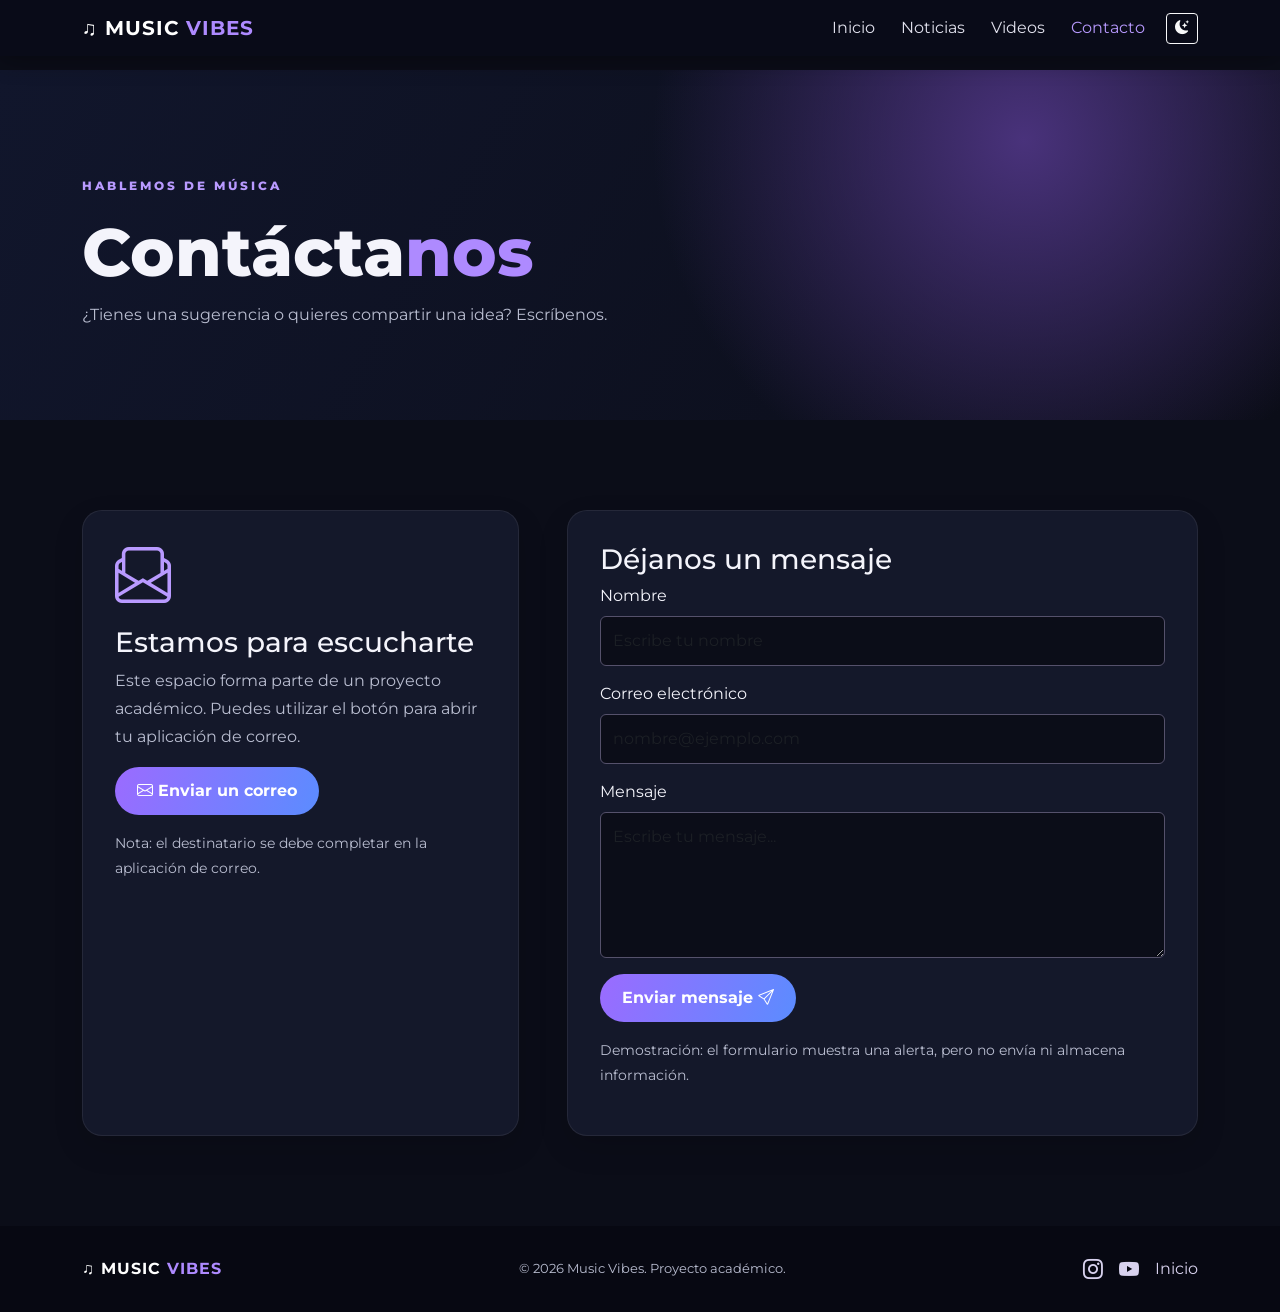
<file: contacto.html>
<!DOCTYPE html>
<html lang="es"><head><meta charset="UTF-8"><meta name="viewport" content="width=device-width, initial-scale=1.0"><meta name="description" content="Contacta con Music Vibes."><meta name="keywords" content="contacto, Music Vibes, música"><meta name="author" content="Music Vibes"><meta name="robots" content="index, follow"><title>Contacto | Music Vibes</title><link rel="icon" href="https://cdn-icons-png.flaticon.com/512/727/727218.png"><link href="https://fonts.googleapis.com/css2?family=Montserrat:wght@400;500;600;700;800&display=swap" rel="stylesheet"><link href="https://cdn.jsdelivr.net/npm/bootstrap@5.3.3/dist/css/bootstrap.min.css" rel="stylesheet"><link href="https://cdn.jsdelivr.net/npm/bootstrap-icons@1.11.3/font/bootstrap-icons.min.css" rel="stylesheet"><link rel="stylesheet" href="css/estilos.css"></head>
<body><nav class="navbar navbar-expand-lg navbar-dark fixed-top nav-glass"><div class="container"><a class="navbar-brand fw-bold" href="index.html">♫ MUSIC <span>VIBES</span></a><button class="navbar-toggler" data-bs-toggle="collapse" data-bs-target="#menu"><span class="navbar-toggler-icon"></span></button><div class="collapse navbar-collapse" id="menu"><ul class="navbar-nav ms-auto align-items-lg-center"><li class="nav-item"><a class="nav-link" href="index.html">Inicio</a></li><li class="nav-item"><a class="nav-link" href="noticias.html">Noticias</a></li><li class="nav-item"><a class="nav-link" href="enlaces.html">Videos</a></li><li class="nav-item"><a class="nav-link active" href="contacto.html">Contacto</a></li><li class="nav-item ms-lg-2"><button id="themeToggle" class="btn btn-outline-light btn-sm"><i class="bi bi-moon-stars-fill"></i></button></li></ul></div></div></nav>
<header class="page-hero"><div class="container"><p class="eyebrow">HABLEMOS DE MÚSICA</p><h1>Contácta<span>nos</span></h1><p>¿Tienes una sugerencia o quieres compartir una idea? Escríbenos.</p></div></header>
<main class="section-space"><div class="container"><div class="row g-5"><div class="col-lg-5"><div class="contact-panel"><i class="bi bi-envelope-paper display-4"></i><h2 class="h3 mt-3">Estamos para escucharte</h2><p>Este espacio forma parte de un proyecto académico. Puedes utilizar el botón para abrir tu aplicación de correo.</p><a class="btn btn-violet" href="mailto:?subject=Mensaje%20desde%20Music%20Vibes&body=Hola%2C%20quiero%20compartir%20lo%20siguiente%3A"><i class="bi bi-envelope"></i> Enviar un correo</a><p class="small muted mt-3">Nota: el destinatario se debe completar en la aplicación de correo.</p></div></div><div class="col-lg-7"><div class="form-panel"><h2 class="h3">Déjanos un mensaje</h2><form id="contactForm"><div class="mb-3"><label for="nombre" class="form-label">Nombre</label><input class="form-control" id="nombre" type="text" placeholder="Escribe tu nombre" required></div><div class="mb-3"><label for="correo" class="form-label">Correo electrónico</label><input class="form-control" id="correo" type="email" placeholder="nombre@ejemplo.com" required></div><div class="mb-3"><label for="mensaje" class="form-label">Mensaje</label><textarea class="form-control" id="mensaje" rows="5" placeholder="Escribe tu mensaje..." required></textarea></div><button class="btn btn-violet" type="submit">Enviar mensaje <i class="bi bi-send"></i></button></form><p class="small muted mt-3">Demostración: el formulario muestra una alerta, pero no envía ni almacena información.</p></div></div></div></div></main>
<footer class="footer"><div class="container d-flex flex-column flex-md-row justify-content-between align-items-center gap-3"><a class="navbar-brand fw-bold" href="index.html">♫ MUSIC <span>VIBES</span></a><p class="mb-0">© 2026 Music Vibes. Proyecto académico.</p><div class="socials"><a href="https://www.instagram.com/" target="_blank" rel="noopener"><i class="bi bi-instagram"></i></a><a href="https://www.youtube.com/" target="_blank" rel="noopener"><i class="bi bi-youtube"></i></a><a href="index.html">Inicio</a></div></div></footer>
<script src="https://cdn.jsdelivr.net/npm/bootstrap@5.3.3/dist/js/bootstrap.bundle.min.js"></script><script src="js/script.js"></script></body></html>
</file>
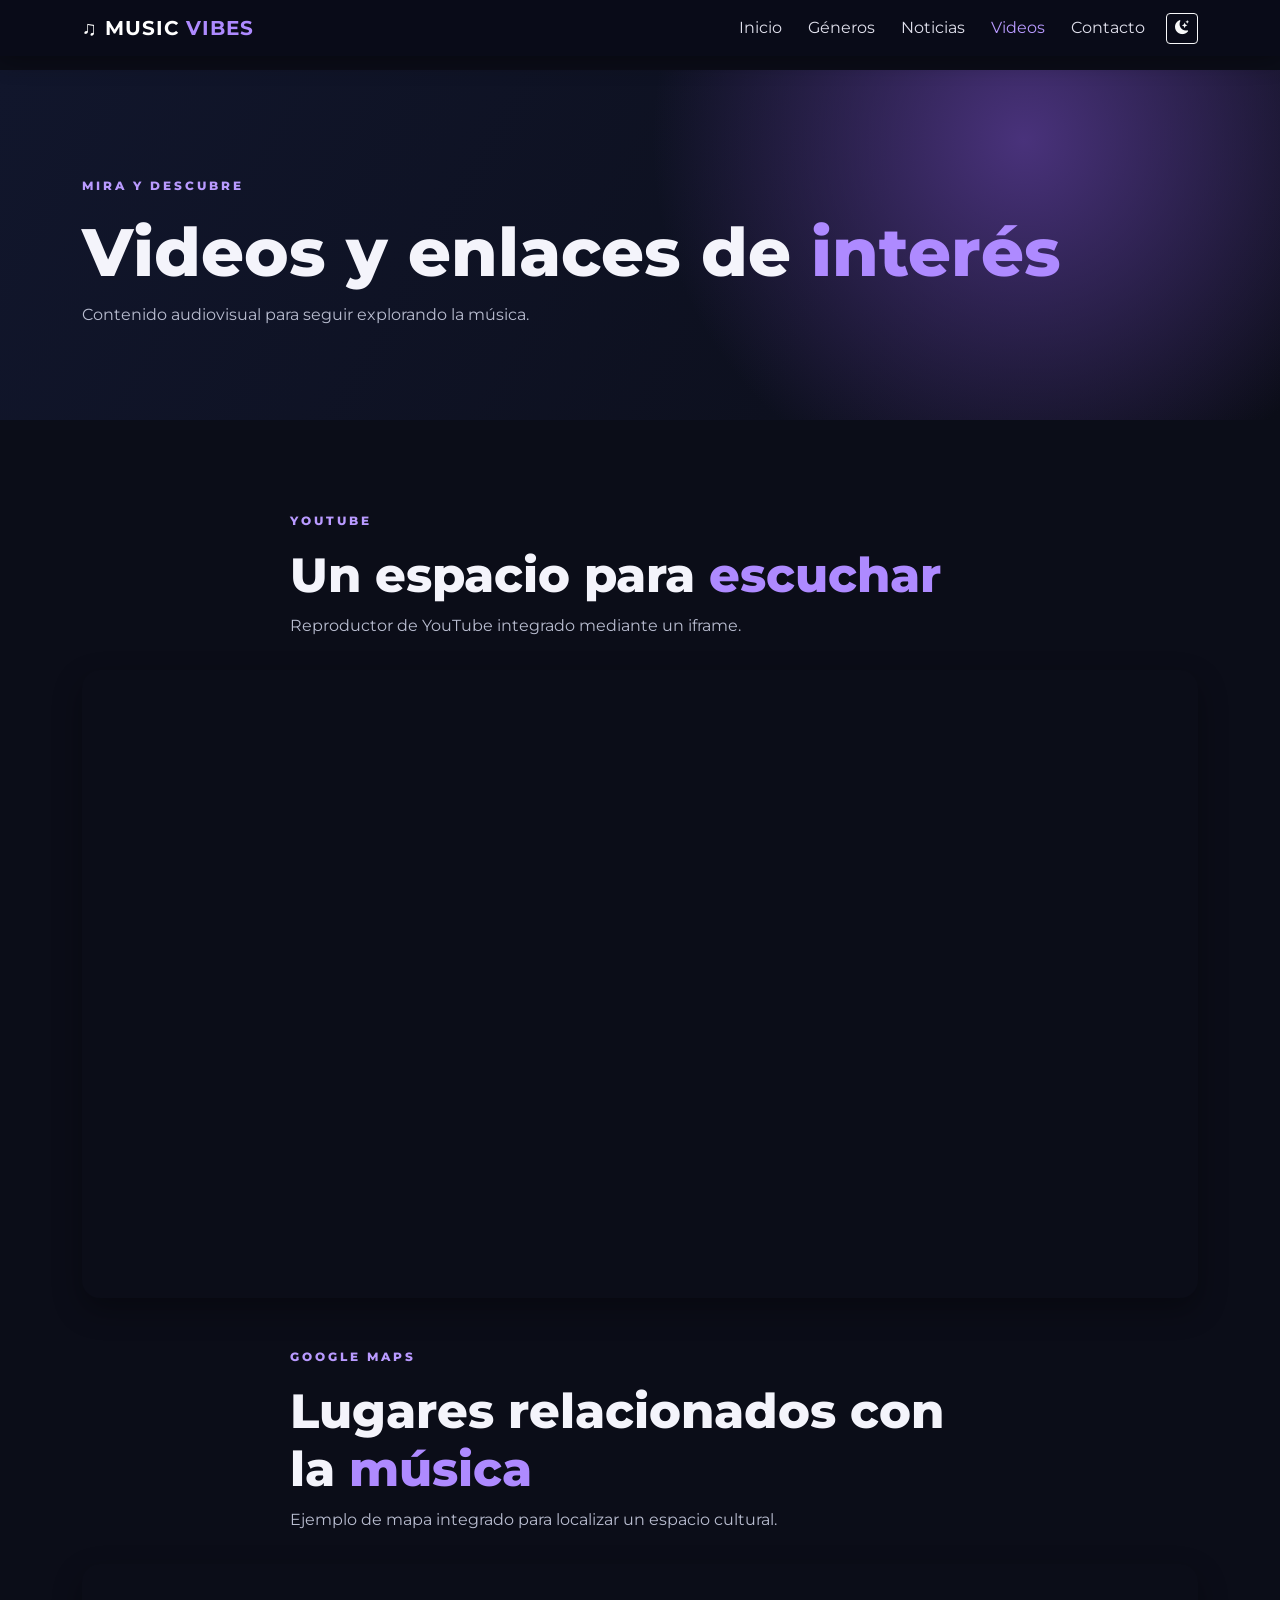
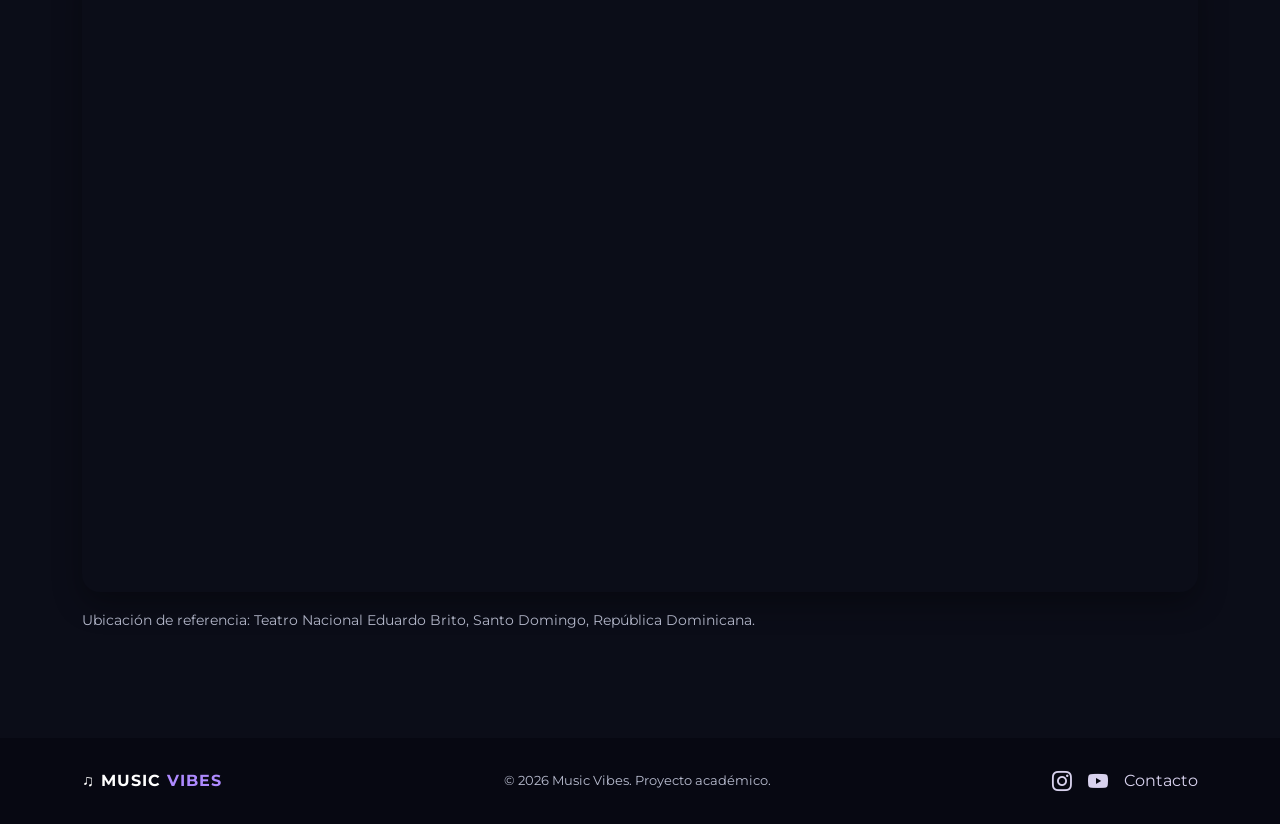
<file: enlaces.html>
<!DOCTYPE html>
<html lang="es"><head><meta charset="UTF-8"><meta name="viewport" content="width=device-width, initial-scale=1.0"><meta name="description" content="Videos y lugares de interés relacionados con la música."><meta name="keywords" content="videos musicales, YouTube, música, lugares"><meta name="author" content="Music Vibes"><meta name="robots" content="index, follow"><title>Videos y enlaces | Music Vibes</title><link rel="icon" href="https://cdn-icons-png.flaticon.com/512/727/727218.png"><link href="https://fonts.googleapis.com/css2?family=Montserrat:wght@400;500;600;700;800&display=swap" rel="stylesheet"><link href="https://cdn.jsdelivr.net/npm/bootstrap@5.3.3/dist/css/bootstrap.min.css" rel="stylesheet"><link href="https://cdn.jsdelivr.net/npm/bootstrap-icons@1.11.3/font/bootstrap-icons.min.css" rel="stylesheet"><link rel="stylesheet" href="css/estilos.css"></head>
<body><nav class="navbar navbar-expand-lg navbar-dark fixed-top nav-glass"><div class="container"><a class="navbar-brand fw-bold" href="index.html">♫ MUSIC <span>VIBES</span></a><button class="navbar-toggler" data-bs-toggle="collapse" data-bs-target="#menu"><span class="navbar-toggler-icon"></span></button><div class="collapse navbar-collapse" id="menu"><ul class="navbar-nav ms-auto align-items-lg-center"><li class="nav-item"><a class="nav-link" href="index.html">Inicio</a></li><li class="nav-item"><a class="nav-link" href="index.html#generos">Géneros</a></li><li class="nav-item"><a class="nav-link" href="noticias.html">Noticias</a></li><li class="nav-item"><a class="nav-link active" href="enlaces.html">Videos</a></li><li class="nav-item"><a class="nav-link" href="contacto.html">Contacto</a></li><li class="nav-item ms-lg-2"><button id="themeToggle" class="btn btn-outline-light btn-sm"><i class="bi bi-moon-stars-fill"></i></button></li></ul></div></div></nav>
<header class="page-hero"><div class="container"><p class="eyebrow">MIRA Y DESCUBRE</p><h1>Videos y enlaces de <span>interés</span></h1><p>Contenido audiovisual para seguir explorando la música.</p></div></header>
<main class="section-space"><div class="container"><div class="section-heading text-start"><p class="eyebrow">YOUTUBE</p><h2>Un espacio para <span>escuchar</span></h2><p>Reproductor de YouTube integrado mediante un iframe.</p></div><div class="ratio ratio-16x9 video-frame mb-5"><iframe src="https://www.youtube.com/embed/5qap5aO4i9A" title="Música para escuchar" allow="accelerometer; autoplay; clipboard-write; encrypted-media; gyroscope; picture-in-picture; web-share" referrerpolicy="strict-origin-when-cross-origin" allowfullscreen></iframe></div>
<div class="section-heading text-start"><p class="eyebrow">GOOGLE MAPS</p><h2>Lugares relacionados con la <span>música</span></h2><p>Ejemplo de mapa integrado para localizar un espacio cultural.</p></div><div class="ratio ratio-16x9 video-frame"><iframe src="https://www.google.com/maps?q=Teatro%20Nacional%20Eduardo%20Brito%2C%20Santo%20Domingo&output=embed" title="Mapa del Teatro Nacional de Santo Domingo" loading="lazy" allowfullscreen referrerpolicy="no-referrer-when-downgrade"></iframe></div><p class="small muted mt-3">Ubicación de referencia: Teatro Nacional Eduardo Brito, Santo Domingo, República Dominicana.</p></div></main>
<footer class="footer"><div class="container d-flex flex-column flex-md-row justify-content-between align-items-center gap-3"><a class="navbar-brand fw-bold" href="index.html">♫ MUSIC <span>VIBES</span></a><p class="mb-0">© 2026 Music Vibes. Proyecto académico.</p><div class="socials"><a href="https://www.instagram.com/" target="_blank" rel="noopener"><i class="bi bi-instagram"></i></a><a href="https://www.youtube.com/" target="_blank" rel="noopener"><i class="bi bi-youtube"></i></a><a href="contacto.html">Contacto</a></div></div></footer>
<script src="https://cdn.jsdelivr.net/npm/bootstrap@5.3.3/dist/js/bootstrap.bundle.min.js"></script><script src="js/script.js"></script></body></html>
</file>
<file: css/estilos.css>
/* Estilos personalizados de Music Vibes */
:root{--bg:#0b0d18;--surface:#14182a;--surface2:#1b2036;--text:#f4f4fb;--muted:#b9bdd0;--accent:#9b6bff;--accent2:#5b8cff}
*{box-sizing:border-box}html{scroll-behavior:smooth}body{font-family:'Montserrat',sans-serif;background:var(--bg);color:var(--text);padding-top:70px;transition:background .3s,color .3s}p{color:var(--muted);line-height:1.75}.nav-glass{background:rgba(10,12,25,.94);backdrop-filter:blur(12px);box-shadow:0 4px 24px #0005}.navbar-brand{letter-spacing:1px;color:#fff!important}.navbar-brand span,.section-heading h2 span,.page-hero h1 span{color:#ae8aff}.nav-link{color:#e1e1ed!important;margin:0 5px}.nav-link:hover,.nav-link.active{color:#b89aff!important}.hero{min-height:620px;background:linear-gradient(90deg,rgba(8,10,24,.95),rgba(8,10,24,.45)),url('https://images.unsplash.com/photo-1501386761578-eac5c94b800a?auto=format&fit=crop&w=1800&q=90') center/cover;position:relative}.hero h1{font-size:clamp(2.8rem,7vw,5.8rem);font-weight:800;line-height:1.08;letter-spacing:-2px}.hero h1 span{color:#b18cff}.hero-copy{font-size:1.1rem;max-width:600px}.eyebrow{color:#b99aff;font-size:.75rem;font-weight:800;letter-spacing:3px}.btn-violet{background:linear-gradient(110deg,var(--accent),var(--accent2));border:0;color:#fff;font-weight:700;padding:12px 22px;border-radius:30px;transition:.25s}.btn-violet:hover{color:#fff;transform:translateY(-3px);box-shadow:0 8px 25px #8054db66}.section-space{padding:90px 0}.alt-section{background:var(--surface)}.section-heading{text-align:center;max-width:700px;margin:0 auto 30px}.section-heading h2,.newsletter h2{font-weight:800;font-size:clamp(2rem,4vw,3rem)}.genre-card{height:100%;position:relative;overflow:hidden;border-radius:18px;background:var(--surface2);min-height:245px;box-shadow:0 10px 25px #0003;transition:transform .3s}.genre-card img{width:100%;height:245px;object-fit:cover;opacity:.72;transition:.4s}.genre-card div{position:absolute;inset:auto 0 0;padding:22px;background:linear-gradient(transparent,#080a18eF)}.genre-card h3{font-weight:800;margin:0}.genre-card p{font-size:.85rem;margin:5px 0 0;color:#e0deec}.genre-card:hover{transform:translateY(-8px)}.genre-card:hover img{transform:scale(1.08);opacity:1}.carousel-img{height:440px;object-fit:cover;filter:brightness(.68)}.carousel-caption{bottom:15%;text-shadow:0 2px 8px #000}.carousel-caption h3{font-size:2rem;font-weight:800}.number-list li{padding:5px 0;color:var(--muted)}.check-list{list-style:none;padding:0}.check-list li{padding:6px 0;color:var(--muted)}.check-list i{color:#a98aff;margin-right:8px}.newsletter{background:linear-gradient(120deg,#52329b,#263c86);color:#fff}.newsletter p{color:#eee}.footer{background:#070812;padding:28px 0;color:#fff}.footer p{font-size:.8rem}.socials{display:flex;gap:16px;align-items:center}.socials a{color:#d8d2ee;text-decoration:none}.socials a:hover{color:#b99aff}.socials i{font-size:1.25rem}.page-hero{padding:105px 0 75px;background:radial-gradient(circle at 80% 20%,#49327b 0,transparent 35%),linear-gradient(120deg,#11162c,#0b0d18)}.page-hero h1{font-size:clamp(2.5rem,6vw,4.2rem);font-weight:800}.news-card,.form-panel,.contact-panel{height:100%;background:var(--surface);border:1px solid #ffffff12;border-radius:20px;overflow:hidden;box-shadow:0 12px 30px #0002}.news-card{transition:.3s}.news-card:hover{transform:translateY(-7px)}.news-card img{width:100%;height:220px;object-fit:cover}.news-card p{font-size:.9rem}.tag{font-size:.72rem;color:#b99aff;text-transform:uppercase;letter-spacing:1px;font-weight:800}.btn-outline-violet{border:1px solid var(--accent);color:#c9b5ff;border-radius:25px}.btn-outline-violet:hover{background:var(--accent);color:#fff}.video-frame{border-radius:18px;overflow:hidden;box-shadow:0 12px 30px #0005}.contact-panel,.form-panel{padding:32px}.contact-panel>i{color:#b99aff}.form-control{background:var(--bg);border:1px solid #55516b;color:var(--text);padding:12px}.form-control:focus{background:var(--bg);color:var(--text);border-color:var(--accent);box-shadow:0 0 0 .2rem #9b6bff33}.form-label{color:var(--text)}.muted{color:var(--muted)}.top-button{position:fixed;bottom:22px;right:22px;width:44px;height:44px;border:0;border-radius:50%;background:var(--accent);color:white;display:none;z-index:900}.top-button.show{display:block}
/* Tema claro activado con JavaScript */
body.light-mode{--bg:#f5f5fb;--surface:#fff;--surface2:#ececf6;--text:#202033;--muted:#55566b}body.light-mode .nav-glass{background:rgba(20,20,40,.96)}body.light-mode .footer{background:#17152b}body.light-mode .page-hero{background:linear-gradient(120deg,#e6def8,#f5f5fb)}body.light-mode .form-control{background:#fff;color:#222}body.light-mode .form-control:focus{background:#fff;color:#222}
@media(max-width:767px){.hero{min-height:560px}.section-space{padding:65px 0}.carousel-img{height:300px}.carousel-caption h3{font-size:1.3rem}.carousel-caption p{font-size:.8rem}.socials{flex-wrap:wrap;justify-content:center}}

/* Interacción de las tarjetas de géneros y contenido del modal */
.genre-select{cursor:pointer;outline-offset:4px}
.genre-select::after{content:"Explorar género  →";position:absolute;top:14px;right:14px;background:#17132bcc;color:#fff;padding:7px 11px;border-radius:20px;font-size:.68rem;font-weight:700;opacity:0;transform:translateY(5px);transition:.25s}
.genre-select:hover::after,.genre-select:focus-visible::after{opacity:1;transform:translateY(0)}
.modal-content{background:var(--surface);color:var(--text);border:1px solid #9b6bff55;border-radius:18px}
.modal-header,.modal-footer{border-color:#ffffff18}
.modal .btn-close{filter:invert(1)}
body.light-mode .modal .btn-close{filter:none}
.artist-pills{display:flex;flex-wrap:wrap;gap:9px}
.artist-pill{display:inline-block;padding:9px 14px;border-radius:24px;background:var(--surface2);border:1px solid #9b6bff66;color:var(--text);text-decoration:none;font-weight:600;font-size:.88rem;transition:.2s}
.artist-pill:hover{background:var(--accent);color:#fff;transform:translateY(-2px)}
.song-list{list-style:none;padding:0;margin:0}
.song-list li{border-bottom:1px solid #ffffff18;padding:11px 0}
.song-list a{display:flex;align-items:center;gap:9px;color:var(--text);text-decoration:none}
.song-list a i{color:#ad8aff;font-size:1.2rem}
.song-list a span{margin-left:auto;color:#ad8aff;font-size:.75rem}
.song-list a:hover{color:#b99aff}
</file>
